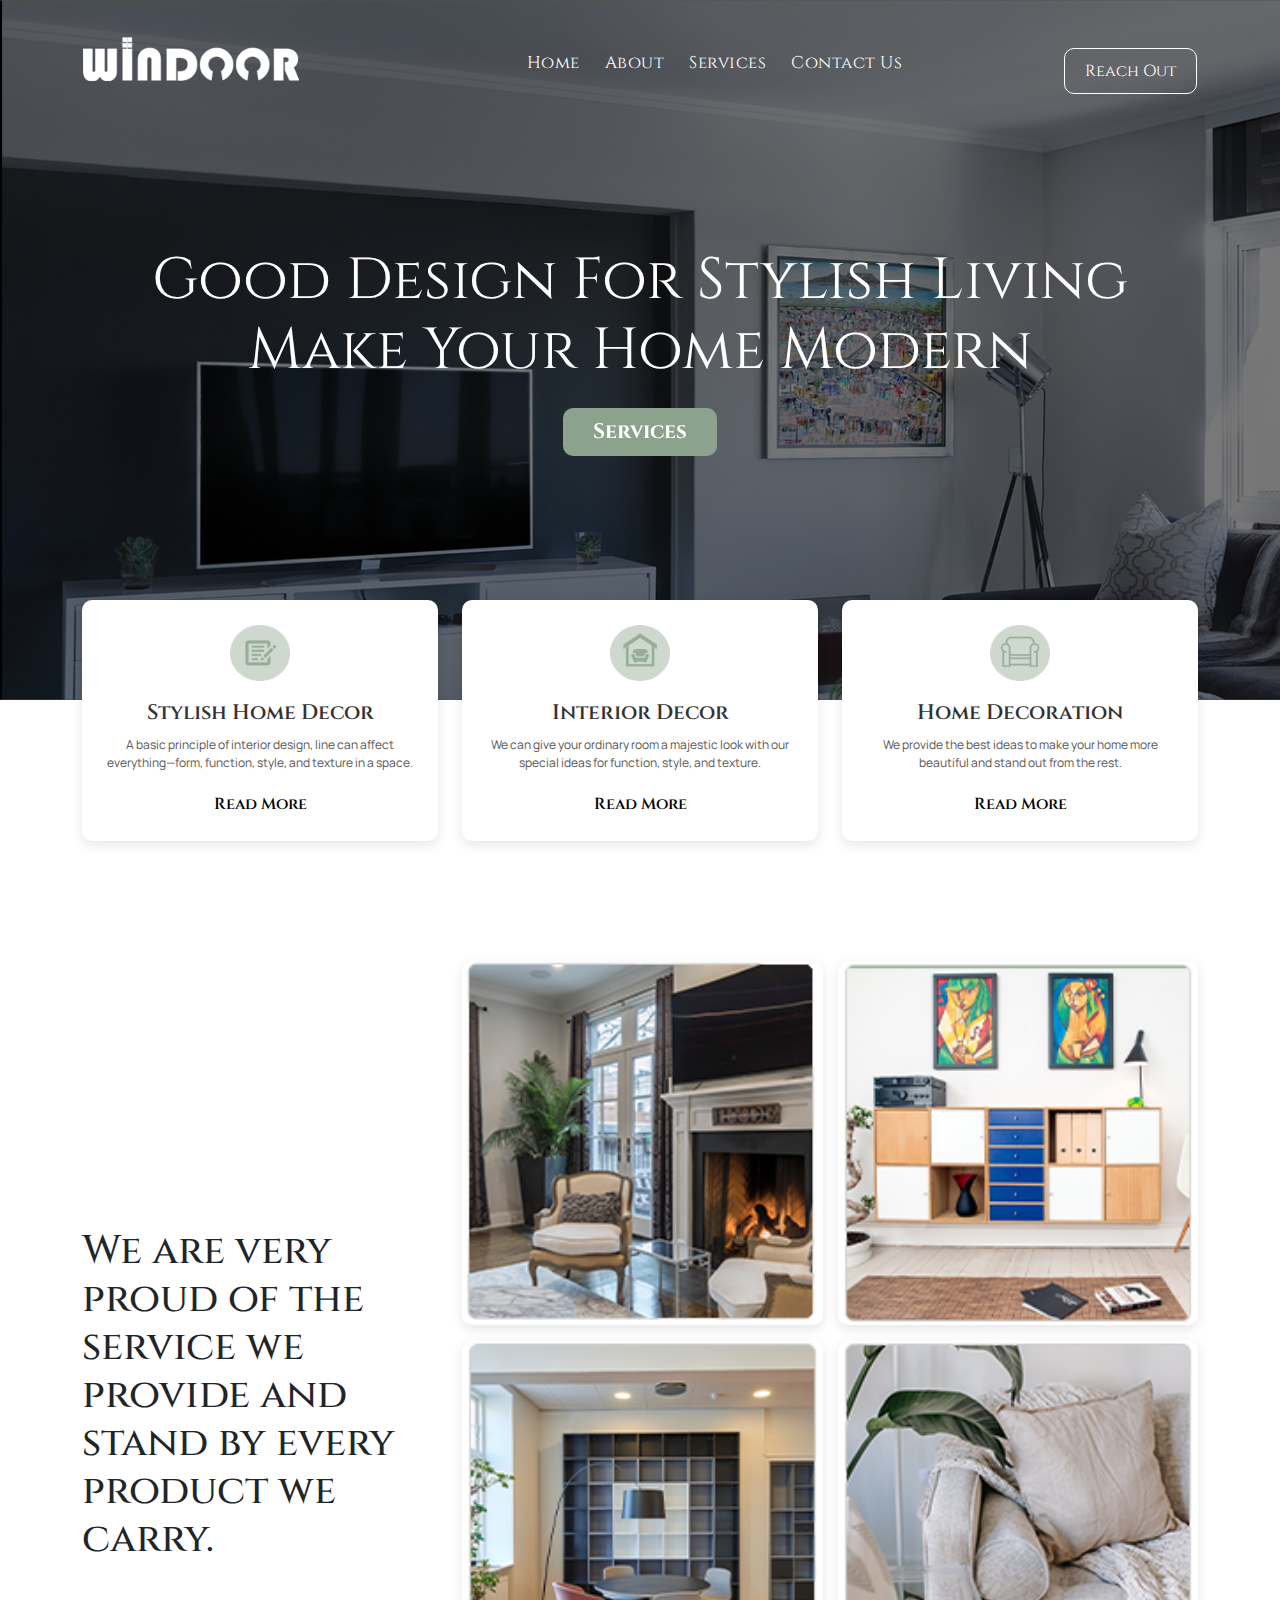
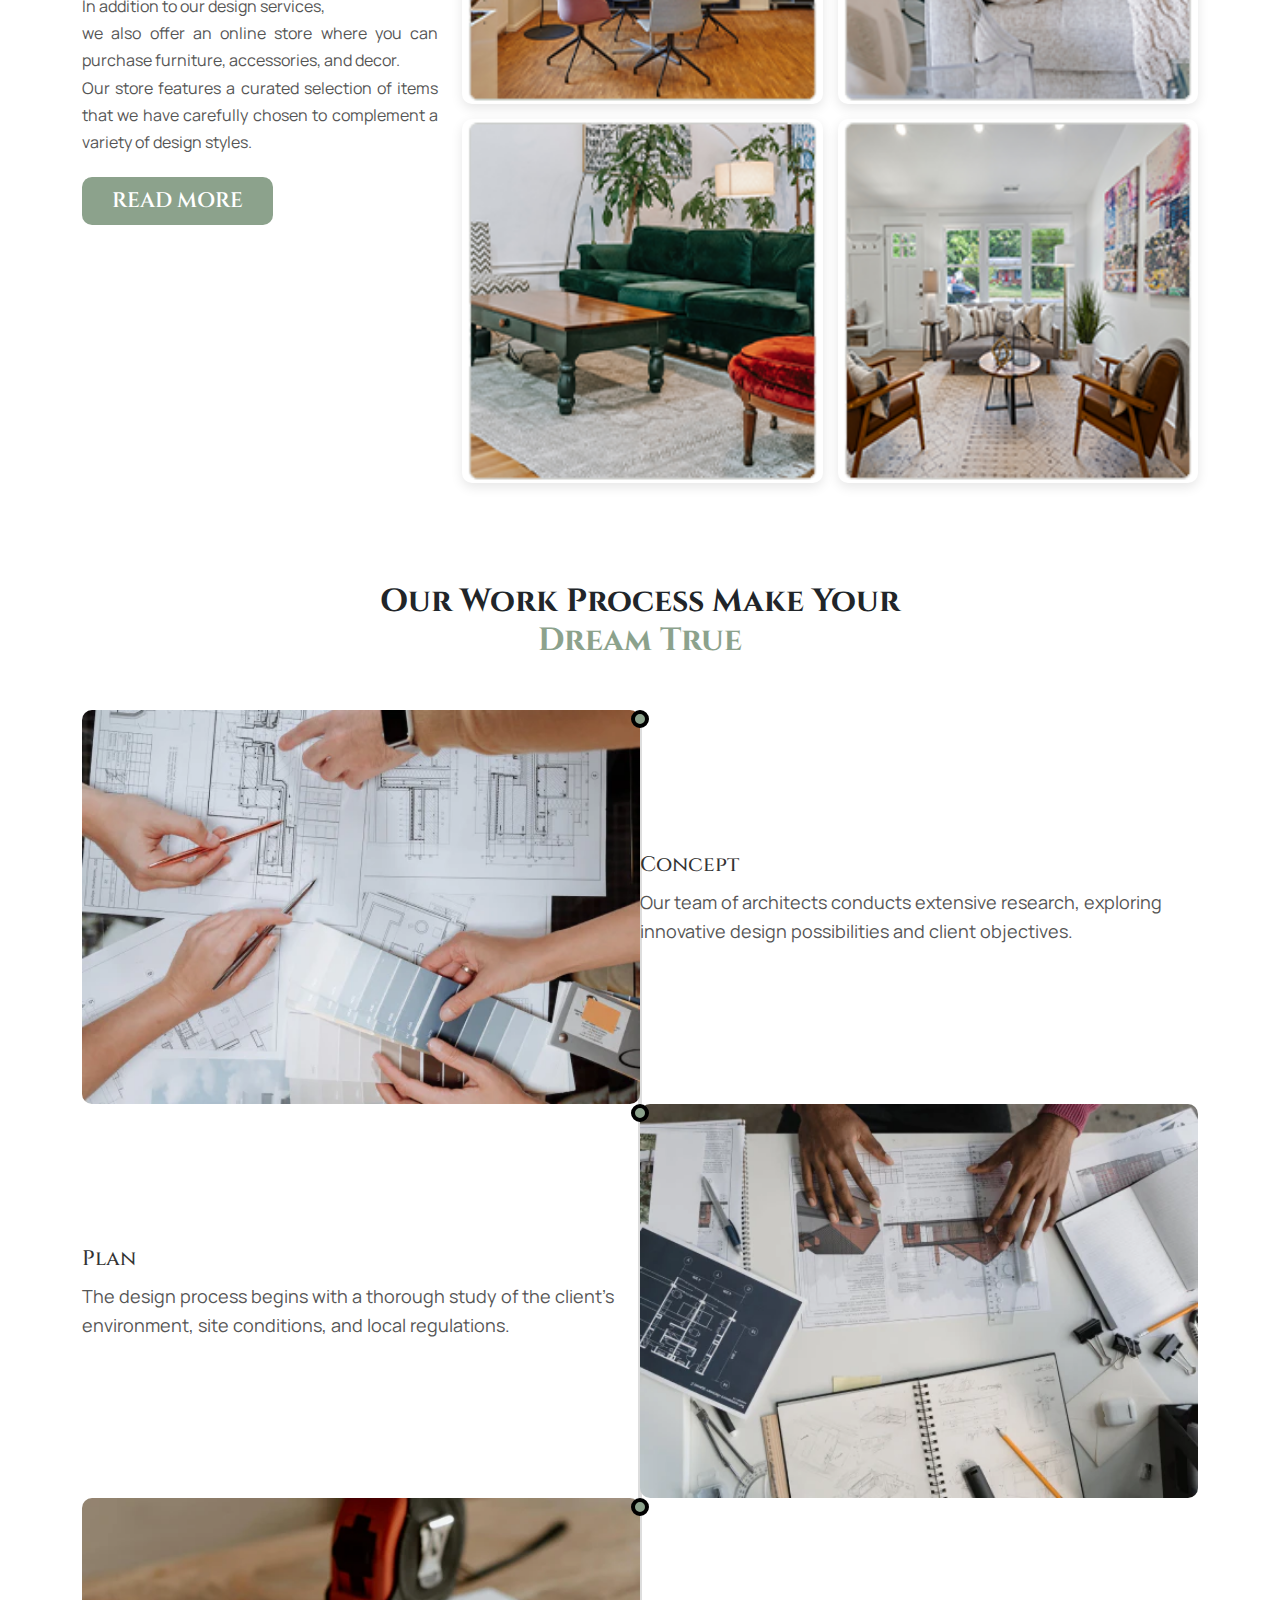
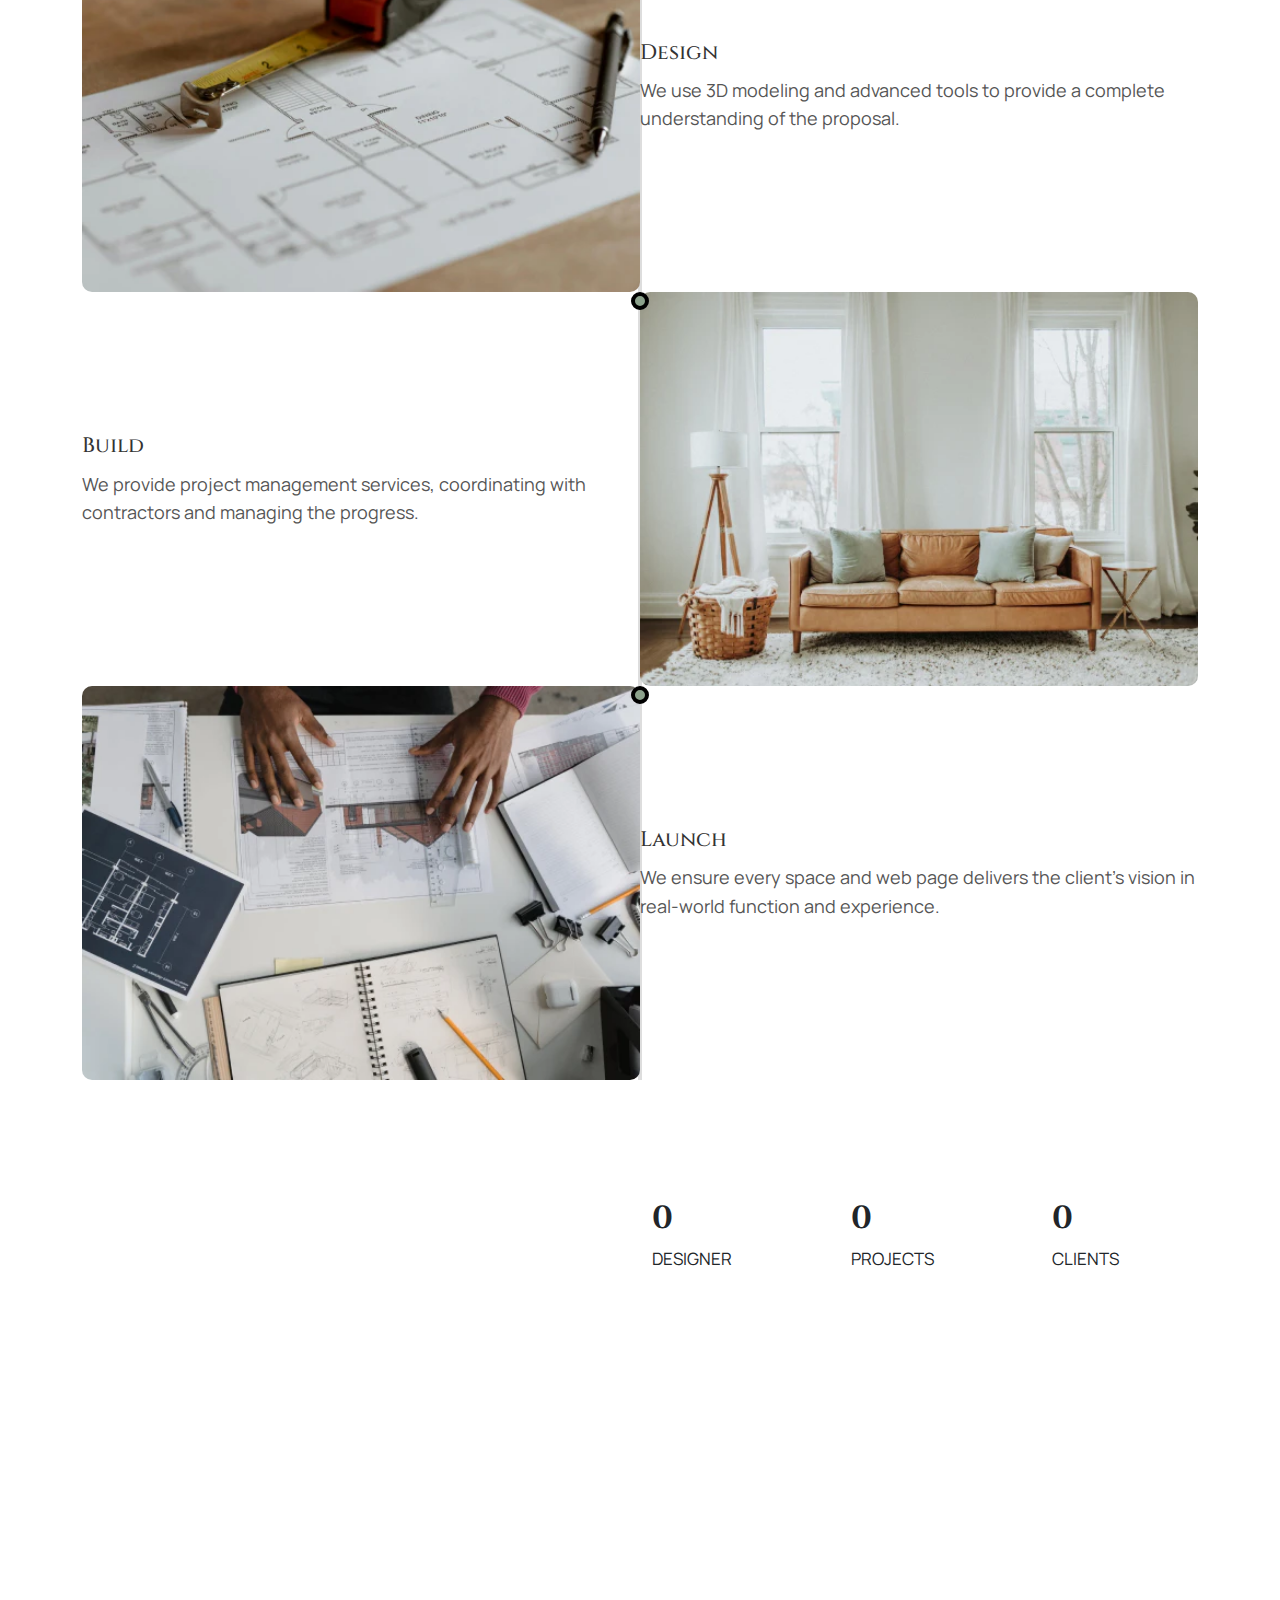
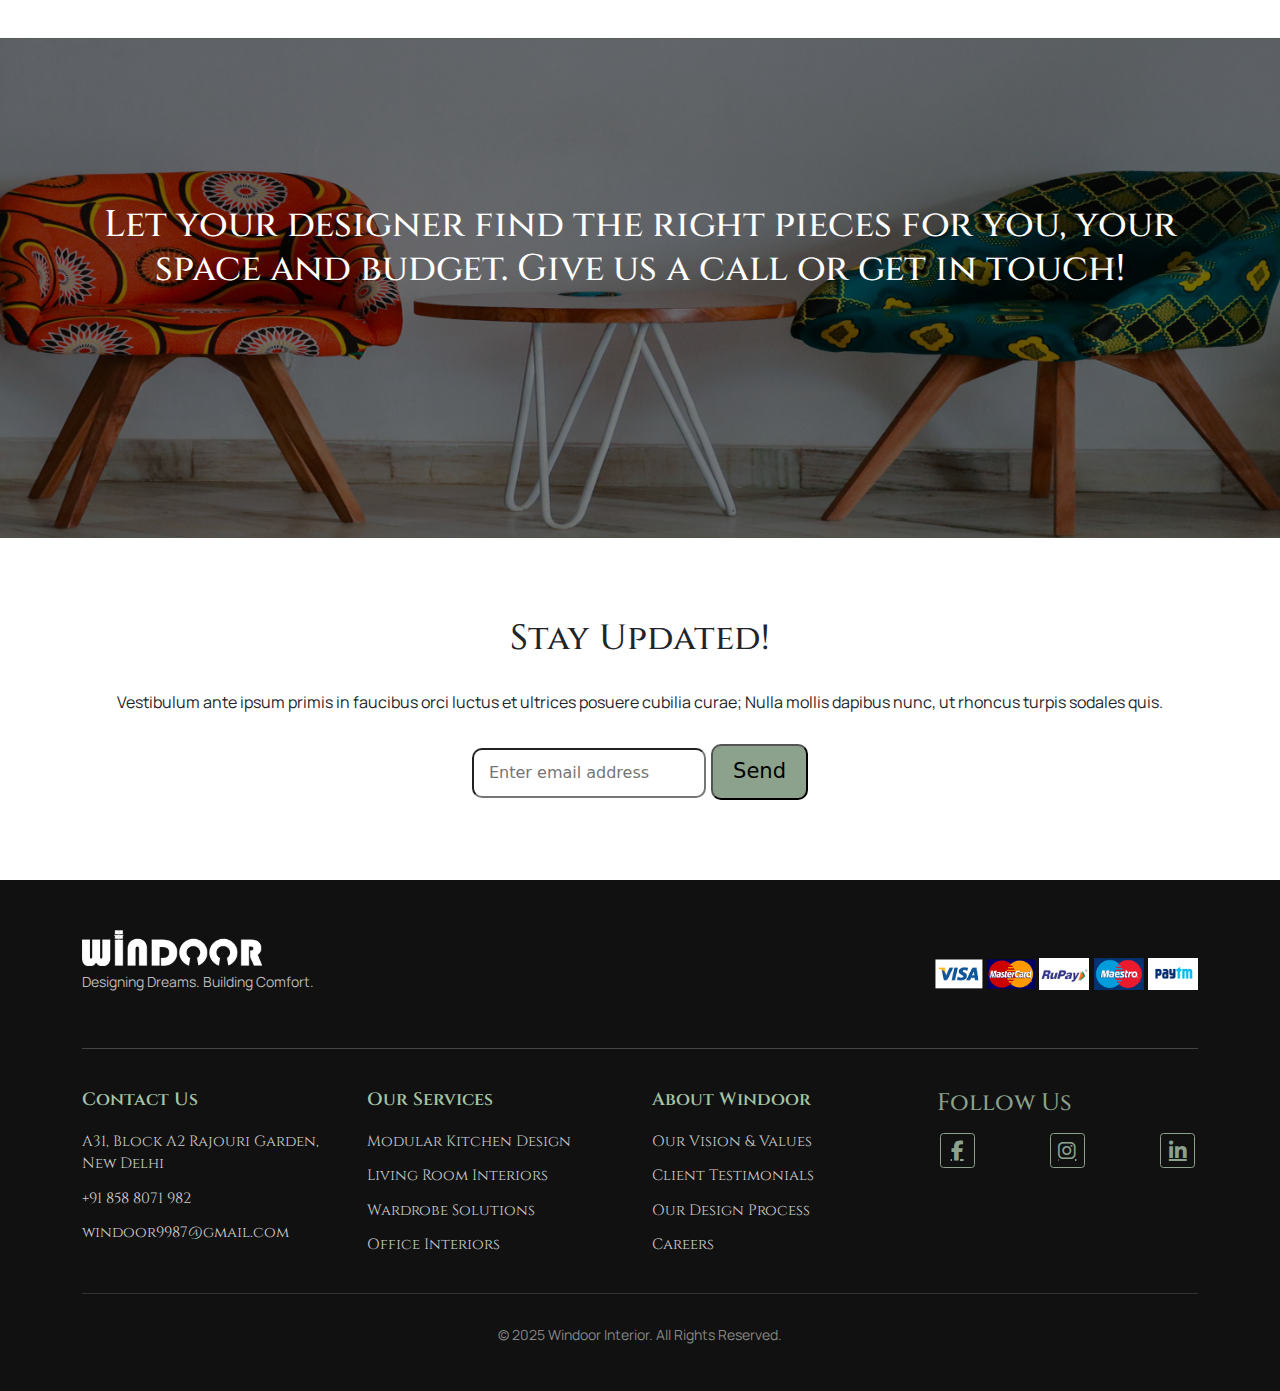
<file: index.html>
<!DOCTYPE html>
<html lang="en">

<head>
    <meta charset="UTF-8">
    <meta name="viewport" content="width=device-width, initial-scale=1.0">
    <title>WINDOOR</title>
    <link rel="stylesheet" href="https://cdnjs.cloudflare.com/ajax/libs/font-awesome/6.6.0/css/all.min.css">
    <link  rel="stylesheet" href="https://cdn.jsdelivr.net/npm/bootstrap@5.3.3/dist/css/bootstrap.min.css">
    <link href="https://unpkg.com/aos@2.3.1/dist/aos.css" rel="stylesheet">
    <link rel="stylesheet" href="windoor.css">
</head>

<body>

  <div id="header"></div>

    <section class="banner">
        <div class="container">
            <div class="row">
                <div class="banner_content " data-aos="zoom-in-down" data-aos-duration="1000">
                    <h1>Good Design for Stylish Living Make Your Home Modern</h1>

                    <div class="banner_btn">
                        <a href="service.html">Services</a>
                    </div>
                </div>
            </div>
        </div>
    </section>

   <section class="card_section">
  <div class="container">
    <div class="row ">
      
      <div class="col-sm-4">
        <div class="card_area">
          <div class="card_img"  data-aos="fade-right" data-aos-duration="1000" data-aos-easing="ease-in-out">
            <img src="img/note.png" alt="Stylish Home decor">
          </div>
          <div class="card_content">
            <h4 class="card_heading">Stylish Home Decor</h4>
            <p class="card_para">
              A basic principle of interior design, line can affect everything—form, function, style, and texture in a space.
            </p>
            <div class="card_btn">
              <a href="#">Read More</a>
            </div>
          </div>
        </div>
      </div>

      <div class="col-sm-4">
        <div class="card_area">
          <div class="card_img"  data-aos="fade-down" data-aos-duration="1000" data-aos-easing="ease-in-out">
            <img src="img/house.png" alt="Interior Decor">
          </div>
          <div class="card_content">
            <h4 class="card_heading">Interior Decor</h4>
            <p class="card_para">
              We can give your ordinary room a majestic look with our special ideas for function, style, and texture.
            </p>
            <div class="card_btn">
              <a href="#">Read More</a>
            </div>
          </div>
        </div>
      </div>

      <div class="col-sm-4">
        <div class="card_area">
          <div class="card_img" data-aos="fade-left" data-aos-duration="1000" data-aos-easing="ease-in-out">
            <img src="img/building.png" alt="Home Decoration">
          </div>
          <div class="card_content">
            <h4 class="card_heading">Home Decoration</h4>
            <p class="card_para">
              We provide the best ideas to make your home more beautiful and stand out from the rest.
            </p>
            <div class="card_btn">
              <a href="#">Read More</a>
            </div>
          </div>
        </div>
      </div>

    </div>
  </div>
</section>

<section class="services">
  <div class="container">
    <div class="row  align-items-center">
      
      <div class="col-sm-4">
          <div class="service_about">
        <div class="services-heading">
          <h1>
            We are very proud of the service we provide and <br> stand by every product we carry.
          </h1>
        </div>

        <div class="services-para">
          <p>
            In addition to our design services, <br> we also offer an online store where you can purchase furniture, accessories, and decor. <br> Our store features a curated selection of items that we have carefully chosen to complement a variety of design styles.
          </p>
        </div>

        <div class="services-btn">
          <a href="#">READ MORE</a>
        </div>
      </div>
        </div>
      <div class="col-sm-8">
        <div class="services-gallery">
          <img src="img/grid1.png">
          <img src="img/grid2.png">
          <img src="img/grid3.png">
          <img src="img/grid4.png">
          <img src="img/grid5.png">
          <img src="img/grid6.png">
        </div>
      </div>

    </div>
  </div>
</section>
<section class="our_service">
  <div class="container">
    <div class="row">
      <h2 class="title">Our Work Process Make Your<br><span>Dream True</span></h2>

      <div class="timeline-wrapper">
        <div class="timeline-line"></div>
        <div class="timeline-line-fill" id="lineFill"></div>

        <div class="timeline">
          
          <div class="Our_Work">
            <span class="step-circle"></span>
            <div class="col-sm-6">
              <img src="img/concept.webp" id="img" alt="Concept">
            </div>
            <div class="col-sm-6 content">
              <h3>Concept</h3>
              <p>Our team of architects conducts extensive research, exploring innovative design possibilities and client objectives.</p>
            </div>
          </div>

          <div class="Our_Work">
            <span class="step-circle"></span>
            <div class="col-sm-6 content">
              <h3>Plan</h3>
              <p>The design process begins with a thorough study of the client's environment, site conditions, and local regulations.</p>
            </div>
            <div class="col-sm-6">
              <img src="img/plan.webp" id="img" alt="Plan">
            </div>
          </div>

          <div class="Our_Work">
            <span class="step-circle"></span>
            <div class="col-sm-6">
              <img src="img/design.webp" id="img" alt="Design">
            </div>
            <div class="col-sm-6 content">
              <h3>Design</h3>
              <p>We use 3D modeling and advanced tools to provide a complete understanding of the proposal.</p>
            </div>
          </div> 

          <div class="Our_Work">
            <span class="step-circle"></span>
            <div class="col-sm-6 content">
              <h3>Build</h3>
              <p>We provide project management services, coordinating with contractors and managing the progress.</p>
            </div>
            <div class="col-sm-6">
              <img src="img/build.webp" id="img" alt="Build">
            </div>
          </div>

          <div class="Our_Work">
            <span class="step-circle"></span>
            <div class="col-sm-6">
              <img src="img/launch.webp" id="img" alt="Launch">
            </div>
            <div class="col-sm-6 content">
              <h3>Launch</h3>
              <p>We ensure every space and web page delivers the client’s vision in real-world function and experience.</p>
            </div>
          </div>

        </div>
      </div>
    </div>
  </div>
</section>
  <section class="project">
    <div class="container">
      <div class="row ">
        <div class="col-sm-6">
          <div class="project_img" data-aos="fade-right" data-aos-duration="1000" data-aos-easing="ease-in-out">
            <img src="img/project_img.png" alt="Project Image">
          </div>
        </div>
        <div class="col-sm-6">
          <div class="project_content">
            <div class="project_heading ">
              <div class="project_no">
                <h5 class="counter" data-target="50">0</h5>
                <p>DESIGNER</p>
              </div>
              <div class="project_no">
                <h5 class="counter" data-target="100">0</h5>
                <p>PROJECTS</p>
              </div>
              <div class="project_no">
                <h5 class="counter" data-target="300">0</h5>
                <p>CLIENTS</p>
              </div>
            </div>
            <div class="project_para" data-aos="fade-left" data-aos-duration="500" data-aos-easing="ease-in-out">
              <p>
                At our Interior Design website, you will find a variety of resources
                to help you achieve the look and feel you desire for your home or office.
                We offer a range of design services.
              </p>
            
            <div class="project_btn">
              <a href="#">READ MORE</a>
            </div>
                </div>
          </div>
      </div>
        </div>
    </div>
  </section>

    <section class="contact">
        <div class="container">
            <div class="row">
                <div class="col-sm-12">
                    <div class="contact_area">
                        <div class="contact_heading">
                            <h2>Let your designer find the right pieces for you, your
                                space and budget. Give us a call or get in touch!</h2>
                        </div>

                        <div class="contact_btn ">
                            <div class="btn_1"data-aos="fade-right" data-aos-duration="1000" data-aos-easing="ease-in-out">
                                <a href="#">READ MORE</a>
                            </div>

                            <div class="btn_2"data-aos="fade-left" data-aos-duration="1000" data-aos-easing="ease-in-out">
                                <a href="contact.html">CONTACT US</a>
                            </div>
                        </div>
                    </div>
                </div>
            </div>
        </div>
    </section>

    <section class="news">
        <div class="container">
            <div class="row">
                <div class="col-sm-12">
                    <div class="news_area">
                        <div class="news_heading">
                            <h2>Stay Updated!</h2>
                        </div>

                        <div class="news_para">
                            <p>Vestibulum ante ipsum primis in faucibus orci luctus et ultrices posuere cubilia
                                curae; Nulla mollis dapibus nunc, ut rhoncus turpis sodales quis.</p>
                        </div>

                        <div class="news_form align-items-center">
                        <form onsubmit="return false">
                        <input type="email" placeholder="Enter email address" required>
                       <button type="submit" class="news_btn">Send</button>
                      </form>
                        </div>
                    </div>
                </div>
            </div>
        </div>
    </section>
 
    <div id="footer"></div>
    
 <script src="https://code.jquery.com/jquery-2.2.4.js"></script>
      <script src="https://cdn.jsdelivr.net/npm/bootstrap@5.3.3/dist/js/bootstrap.bundle.min.js"></script>
    <script src="https://unpkg.com/aos@2.3.1/dist/aos.js"></script>
    <script>
  AOS.init();
</script>
    <script>
                    $(window).scroll(function(){
                   
                var scroll_start = $(window).scrollTop();
                
                if(scroll_start > 200){
                    $('header').addClass('fixed');
                }else{
                    $('header').removeClass('fixed')
                }  
            });
    </script>
 <script>
$(document).ready(function(){
    $(".menu-toggle").click(function(){
        $("#nav").slideToggle();
    });
});
</script>
    
    <script>
  window.addEventListener("scroll", function () {
    const fillLine = document.getElementById("lineFill");
    const wrapper = document.querySelector(".timeline-wrapper");

    const wrapperTop = wrapper.offsetTop;
    const wrapperHeight = wrapper.offsetHeight;
    const scrollY = window.scrollY + window.innerHeight;

    if (scrollY > wrapperTop) {
      let filledHeight = scrollY - wrapperTop;
      if (filledHeight > wrapperHeight) {
        filledHeight = wrapperHeight;
      }
      fillLine.style.height = filledHeight + "px";
    }
  });
        
</script>
     <script>
window.onscroll = () => document.querySelectorAll('.counter').forEach(item=>{
  if(window.scrollY + innerHeight > item.offsetTop && !item.started){
    item.started = 1; let x=0, t=+item.dataset.target;
    let timer = setInterval(()=>{item.innerText=++x; if(x>=t) clearInterval(timer)},5);
  }
});
         
    /*
window.onscroll = () => {
  document.querySelectorAll('.counter').forEach(c => {
    if (c.getBoundingClientRect().top < window.innerHeight && !c.started) {
      c.started = true;
      let x = 0, target = +c.dataset.target;
      let timer = setInterval(() => {
        c.innerText = ++x;
        if (x >= target) clearInterval(timer);
      }, 5);
    }
  });
};
*/
  </script>
    
    <script src="new.js"></script>
</body>

</html>
</file>
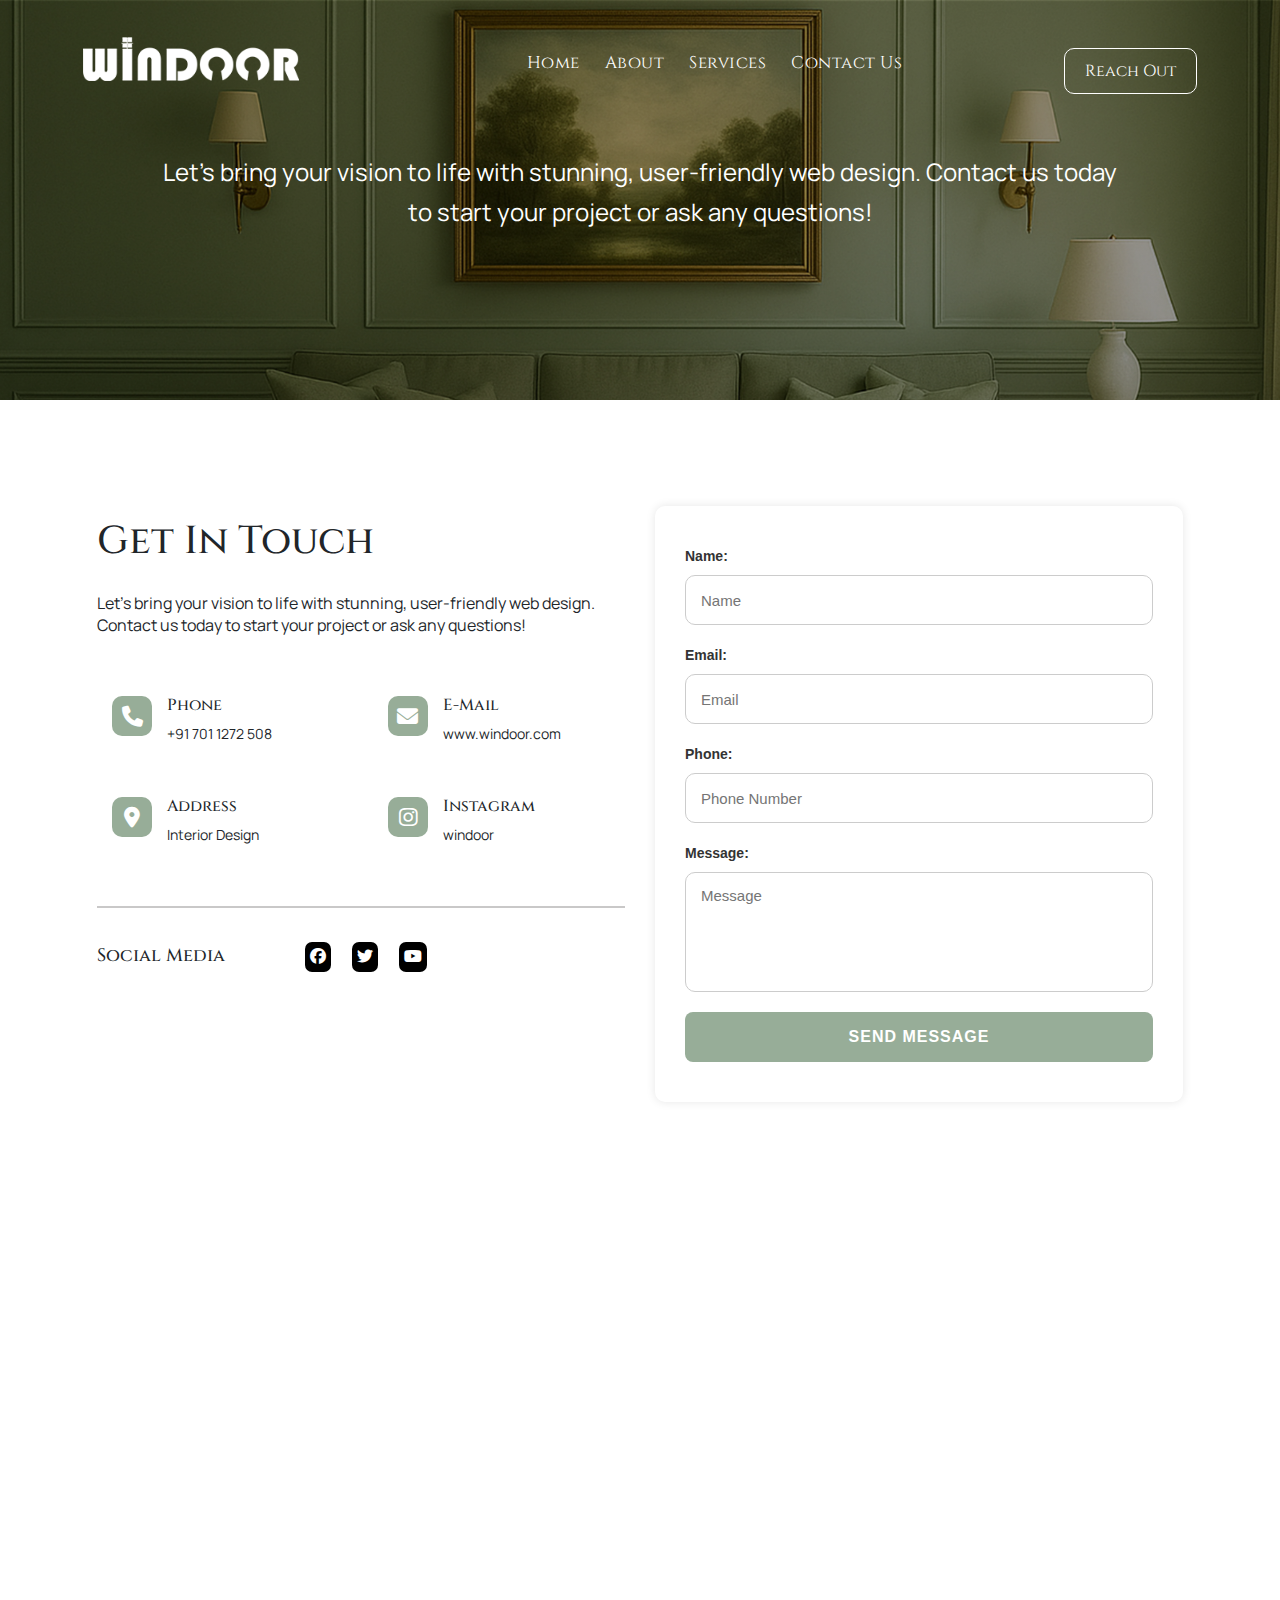
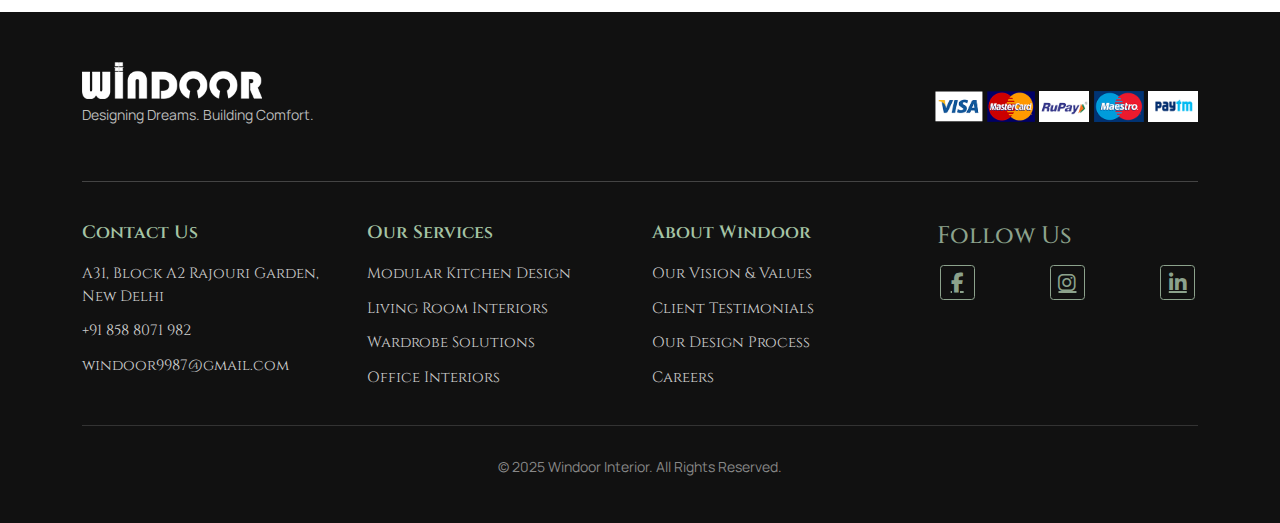
<file: contact.html>
<html lang="en">
<head>
    <title>windoor_contact</title>
    <link rel="stylesheet" href="style.css">
    <link rel="stylesheet" href="windoor.css">
    <link rel="stylesheet" href="https://cdnjs.cloudflare.com/ajax/libs/font-awesome/6.7.2/css/all.min.css">
    <link href="https://cdn.jsdelivr.net/npm/bootstrap@5.3.3/dist/css/bootstrap.min.css" rel="stylesheet">
    <meta name="viewport" content="width=device-width, initial-scale=1.0" />
</head>
<body>
    <div id="header"></div>
    <section class="contact_details d-flex">
       <div class="container">
          <div class="row">
            <div class="cont-cont">
                <p>Let’s bring your vision to life with stunning, user-friendly web design. Contact us today<br>
                    to start your project or ask any questions!</p>
              </div>
           </div>
        </div>
    </section>
    <section class="2-col">
       <div class="container">
          <div class="row">
             <div class="form_about d-flex">
                 <div class="col-sm-6">
                     <div class="cotent">
                     <h1>Get In Touch</h1>
                    <p>Let’s bring your vision to life with stunning, user-friendly web design.<br>
Contact us today to start your project or ask any questions!</p>
                     <div class="cotent-icon">
                         <div class="call d-flex">
                          <div class="call-icon">
                             <a href="#"><i class="fa-solid fa-phone"></i></a>
                             </div>
                             <div class="call-content">
                             <h3>Phone</h3>
                            <p>+91 701 1272 508</p>
                             </div>
                         </div>
                         <div class="call d-flex">
                          <div class="call-icon">
                             <a href="#"><i class="fa-solid fa-envelope"></i></a>
                             </div>
                             <div class="call-content">
                             <h3>E-Mail</h3>
                            <p>www.windoor.com</p>
                             </div>
                         </div>
                         <div class="call d-flex">
                          <div class="call-icon">
                             <a href="#"><i class="fa-solid fa-location-dot"></i></a>
                             </div>
                             <div class="call-content">
                             <h3>Address</h3>
                            <p>Interior Design</p>
                             </div>
                         </div>
                         <div class="call d-flex">
                          <div class="call-icon">
                             <a href="#"><i class="fa-brands fa-instagram"></i></a>
                             </div>
                             <div class="call-content">
                             <h3>Instagram</h3>
                            <p>windoor</p>
                             </div>
                         </div>
                         </div>
                         <div class="greyline"></div>
                         <div class="media-3 d-flex">
                            <h4>Social Media</h4>
                             <div class="media-icons">
                             <a href="#"><i class="fa-brands fa-facebook"></i></a>
                             <a href="#"><i class="fa-brands fa-twitter"></i></a>
                             <a href="#"><i class="fa-brands fa-youtube"></i></a>
                                 </div>
                         </div>
                     </div>
                 </div>
                 <div class="col-sm-6">
  <p id="err" style="color:red;"></p>
  <div class="form_area">
    <form onsubmit="return vali()">
      <div class="form_fill">
        <label for="name">Name:</label>
        <input type="text" id="name" name="name" placeholder="Name">
      </div>

      <div class="form_fill">
        <label for="email">Email:</label>
        <input type="email" id="email" name="email" placeholder="Email">
      </div> 

      <div class="form_fill">
        <label for="phone">Phone:</label>
        <input type="tel" id="phone" name="phone" placeholder="Phone Number">
      </div>

      <div class="form_fill">
        <label for="message">Message:</label>
        <textarea id="message" name="message" placeholder="Message" rows="5"></textarea>
      </div>

      <div class="form_btn">
        <input type="submit" value="SEND MESSAGE">
      </div>
    </form>
  </div>
</div>

              </div>
           
           </div>
        
        </div>
    </section>
    <div class="iframe">
  <iframe
  src="https://www.google.com/maps/embed?pb=!1m14!1m12!1m3!1d14233.123456789012!2d77.2046!3d28.6809!2m3!1f0!2f0!3f0!3m2!1i1024!2i768!4f13.1!5e0!3m2!1sen!2sin!4v0000000000000"
  width="100%" height="350" style="border:0;" allowfullscreen="" loading="lazy" referrerpolicy="no-referrer-when-downgrade">
</iframe>
        </div>
   <div id="footer"></div>
     <script src="https://code.jquery.com/jquery-2.2.4.js"></script>
    <script>
          function vali() {
    var name = document.getElementById('name').value;
    var email = document.getElementById('email').value;
    var phone = document.getElementById('phone').value;
    var message = document.getElementById('message').value;
    var err = document.getElementById('err');

    if (name === "") {
        err.innerHTML = "Please enter your name.";
        return false;
    } else if (email === "") {
        err.innerHTML = "Please enter your email.";
        return false;
    } else if (phone === "") {
        err.innerHTML = "Please enter your phone number.";
        return false;
    } else if (message === "") {
        err.innerHTML = "Please enter your message.";
        return false;
    } else {
        err.innerHTML = "Submitted successfully!";
        err.style.color = "green";
        return true;
    }
}
    </script>
     <script src="new.js"></script>
    <script src="https://cdn.jsdelivr.net/npm/bootstrap@5.3.3/dist/js/bootstrap.bundle.min.js"></script>
</body>
</html>
</file>
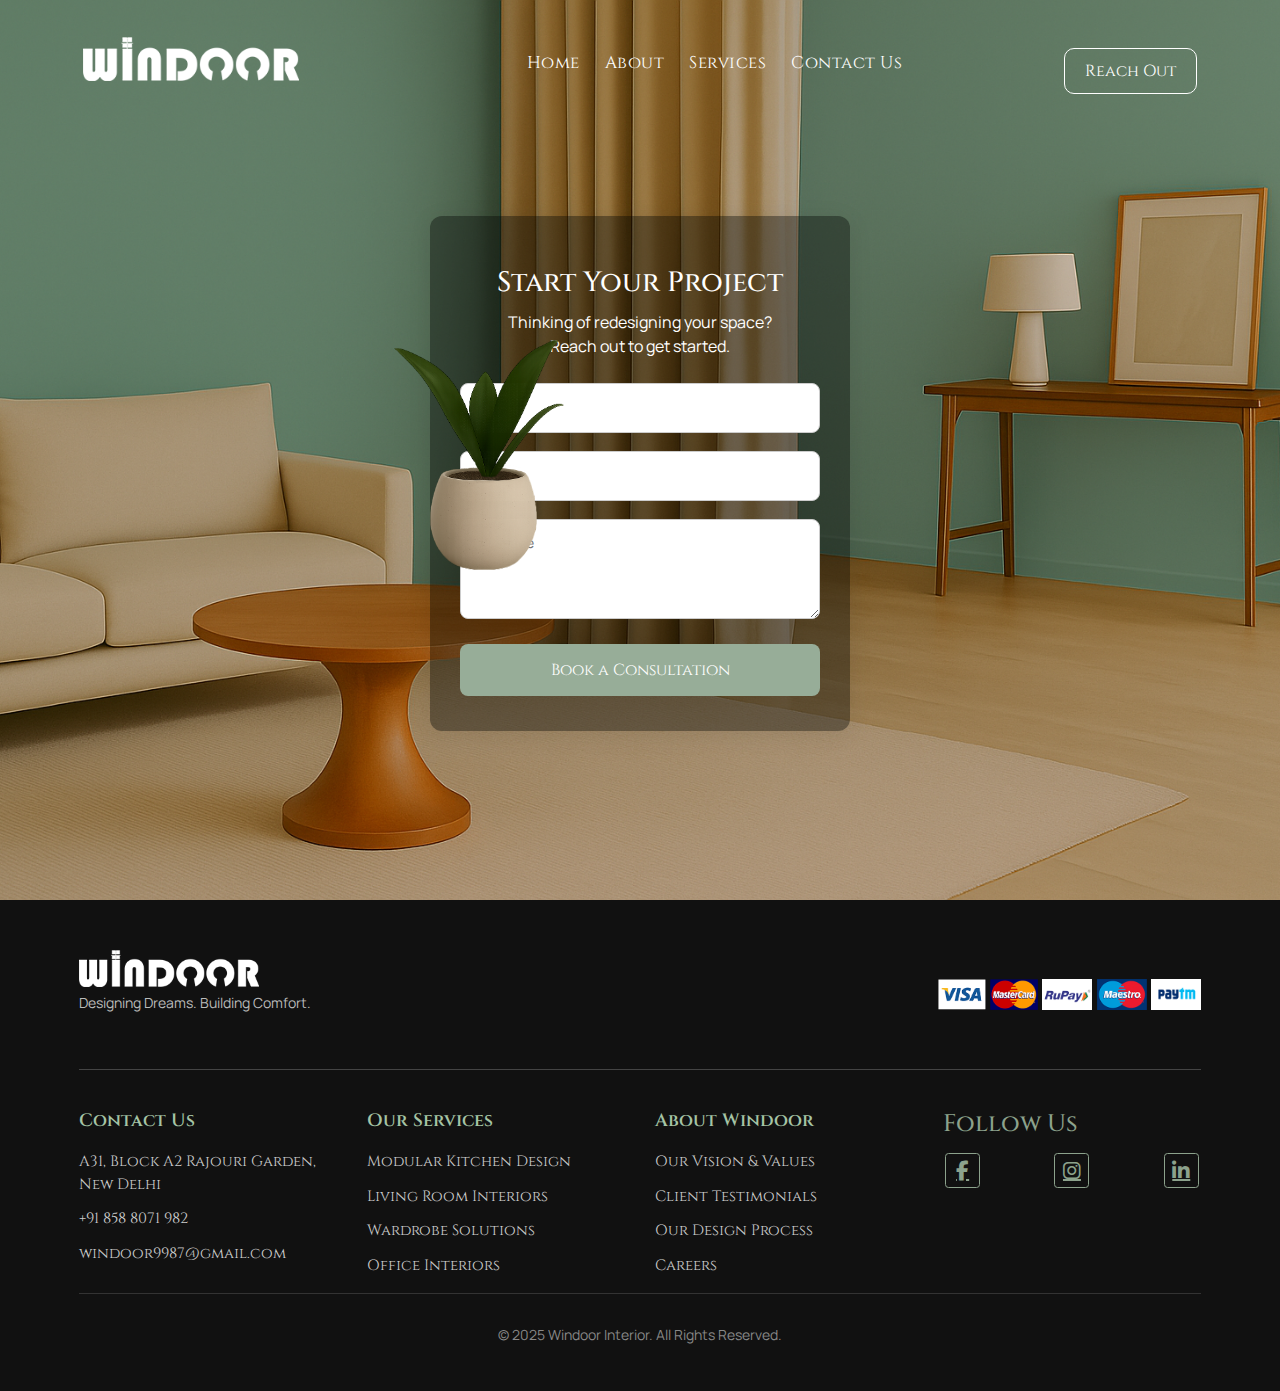
<file: reach_out.html>
<!DOCTYPE html>
<html lang="en">
<head>
  <title>windoor_contact</title>
      <link rel="stylesheet" href="windoor.css">
    <link rel="stylesheet" href="https://cdnjs.cloudflare.com/ajax/libs/font-awesome/6.7.2/css/all.min.css">
    <meta name="viewport" content="width=device-width, initial-scale=1.0" />
    <link href="https://cdn.jsdelivr.net/npm/bootstrap@5.3.3/dist/css/bootstrap.min.css" rel="stylesheet">
  <style>
   @import url('https://fonts.googleapis.com/css2?family=Cinzel:wght@400..900&family=Manrope:wght@200..800&display=swap');
:root{
    --manrope:"Manrope", sans-serif;
    --cinzel:"Cinzel", serif;
}

h1,h2,h3,h4,h5,h6, a{
    font-family:var(--cinzel);
}
p{
    font-family: var(--manrope);
  }

*{
    margin: 0px auto;
    padding: 0px;
    box-sizing: border-box;
}
      
.container-fluid{
    width: 100%;
}

.container{
    width: 1200px;
}

.row{
    margin: 0px -15px;
}

.d-flex{
    display: flex;
}

.align-item-center{
    align-items: center;
}

.justify-content{
    justify-content: space-between;
}

.col-sm-1 {
    width: 8.333%;
}

.col-sm-2 {
    width: 16.666%;
}

.col-sm-3 {
    width: 25%;
}

.col-sm-4 {
    width: 33.332%;
}

.col-sm-5 {
    width: 41.665%;
}

.col-sm-6 {
    width: 50%;
}

.col-sm-7 {
    width: 58.331%;
}

.col-sm-8 {
    width: 66.664%;
}

.col-sm-9 {
    width: 74.997%;
}

.col-sm-10 {
    width: 83.33%;
}

.col-sm-11 {
    width: 91.663%;
}

.col-sm-12 {
    width: 100%;
}

.col-sm-1, .col-sm-2, .col-sm-3, .col-sm-4, .col-sm-5, .col-sm-6, .col-sm-7, .col-sm-8, .col-sm-9, .col-sm-10, .col-sm-11, .col-sm-12 {
     padding: 0px 15px;
}

.m0{
    margin: 0px;
}

     body {
      margin: 0;
      padding: 0;
      background: url('img/form_bg.png') no-repeat center center;
      background-size: cover;
      height: 100vh;
      position: relative;
    }

    .port {
  position: absolute;
    left: 430px;
    top: 467px;
}

.plant {
position: absolute;
    left: 197px;
    top: 170px;
    width: 170px;
   animation: sway 5s ease-in-out infinite;
   transform-origin: bottom center;
    
}

@keyframes sway {
  0%  { transform: rotate(0deg); }
  25% { transform: rotate(3deg); }
  50%  { transform: rotate(0deg); }
  75%  { transform: rotate(-3deg); }
  100% { transform: rotate(0deg); }
}
    .contact-section {
      display: flex;
      justify-content: center;
      align-items: center;
      min-height: 100vh;
        padding-top: 47px;
    }

    .form-container {
      max-width: 420px;
      width: 100%;
      background: rgb(2 6 2 / 39%);
      padding: 35px 30px;
      border-radius: 12px;
      box-shadow: 0 4px 24px rgba(0, 0, 0, 0.08);
      text-align: center;
    }

    .form-container h2 {
      font-size: 28px;
      margin-bottom: 10px;
      color: #ffffff;
    }

    .form-container p {
      font-size: 16px;
      color: #ffffff;
      margin-bottom: 25px;
    }

    .form-container input,
    .form-container textarea {
      width: 100%;
      padding: 12px 15px;
      margin-bottom: 18px;
      border: 1px solid #ccc;
      border-radius: 8px;
      font-size: 14px;
      font-family: var(--manrope);
    }

    .form-container textarea {
      resize: vertical;
      min-height: 100px;
    }

    .form-container button {
      width: 100%;
      padding: 14px;
      background-color: #97ad98;
      color: white;
      border: none;
      border-radius: 8px;
      font-size: 16px;
      font-family: var(--cinzel);
      cursor: pointer;
      transition: background 0.3s ease;
    }

    .form-container button:hover {
      background-color: #596c5a;
    }

    #err {
      color: red;
      margin-bottom: 15px;
      font-weight: bold;
        font-size: 21px;
    }

  </style>
</head>
<body>
    <div id="header"></div>
    <div class="port">
  <img src="img/port.png" alt="Pot" style="width: 107px;">
    </div>
 <div class="plant">
      <img src="img/plant.png" class="plant" alt="Animated Plant">
</div>
  <section class="contact-section">
    <div class="form-container">
      <p id="err"></p>
      <h2>Start Your Project</h2>
      <p>Thinking of redesigning your space?<br>Reach out to get started.</p>
      <form onsubmit="return vali()">
        <input type="text" id="name" placeholder="Name">
        <input type="email" id="email" placeholder="Email">
        <textarea id="message" placeholder="Message"></textarea>
        <button type="submit">Book a Consultation</button>
      </form>
    </div>
  </section>
    <div id="footer"></div>
     <script src="https://code.jquery.com/jquery-2.2.4.js"></script>
    <script src="https://cdn.jsdelivr.net/npm/bootstrap@5.3.3/dist/js/bootstrap.bundle.min.js"></script>
  <script>
    function vali() {
      var name = document.getElementById("name").value;
      var email = document.getElementById("email").value;
      var message = document.getElementById("message").value;
      var err = document.getElementById("err");

      if (name === "") {
        err.innerHTML = "Please enter your name.";
        return false;
      } else if (email === "") {
        err.innerHTML = "Please enter your email.";
        return false;
      } else if (message === "") {
        err.innerHTML = "Please enter your message.";
        return false;
      } else {
        err.innerHTML = "Submitted successfully!";
        err.style.color = "green";
        return false;
      }
    }
  </script>
<script src="new.js"></script>
</body>
</html>
</file>
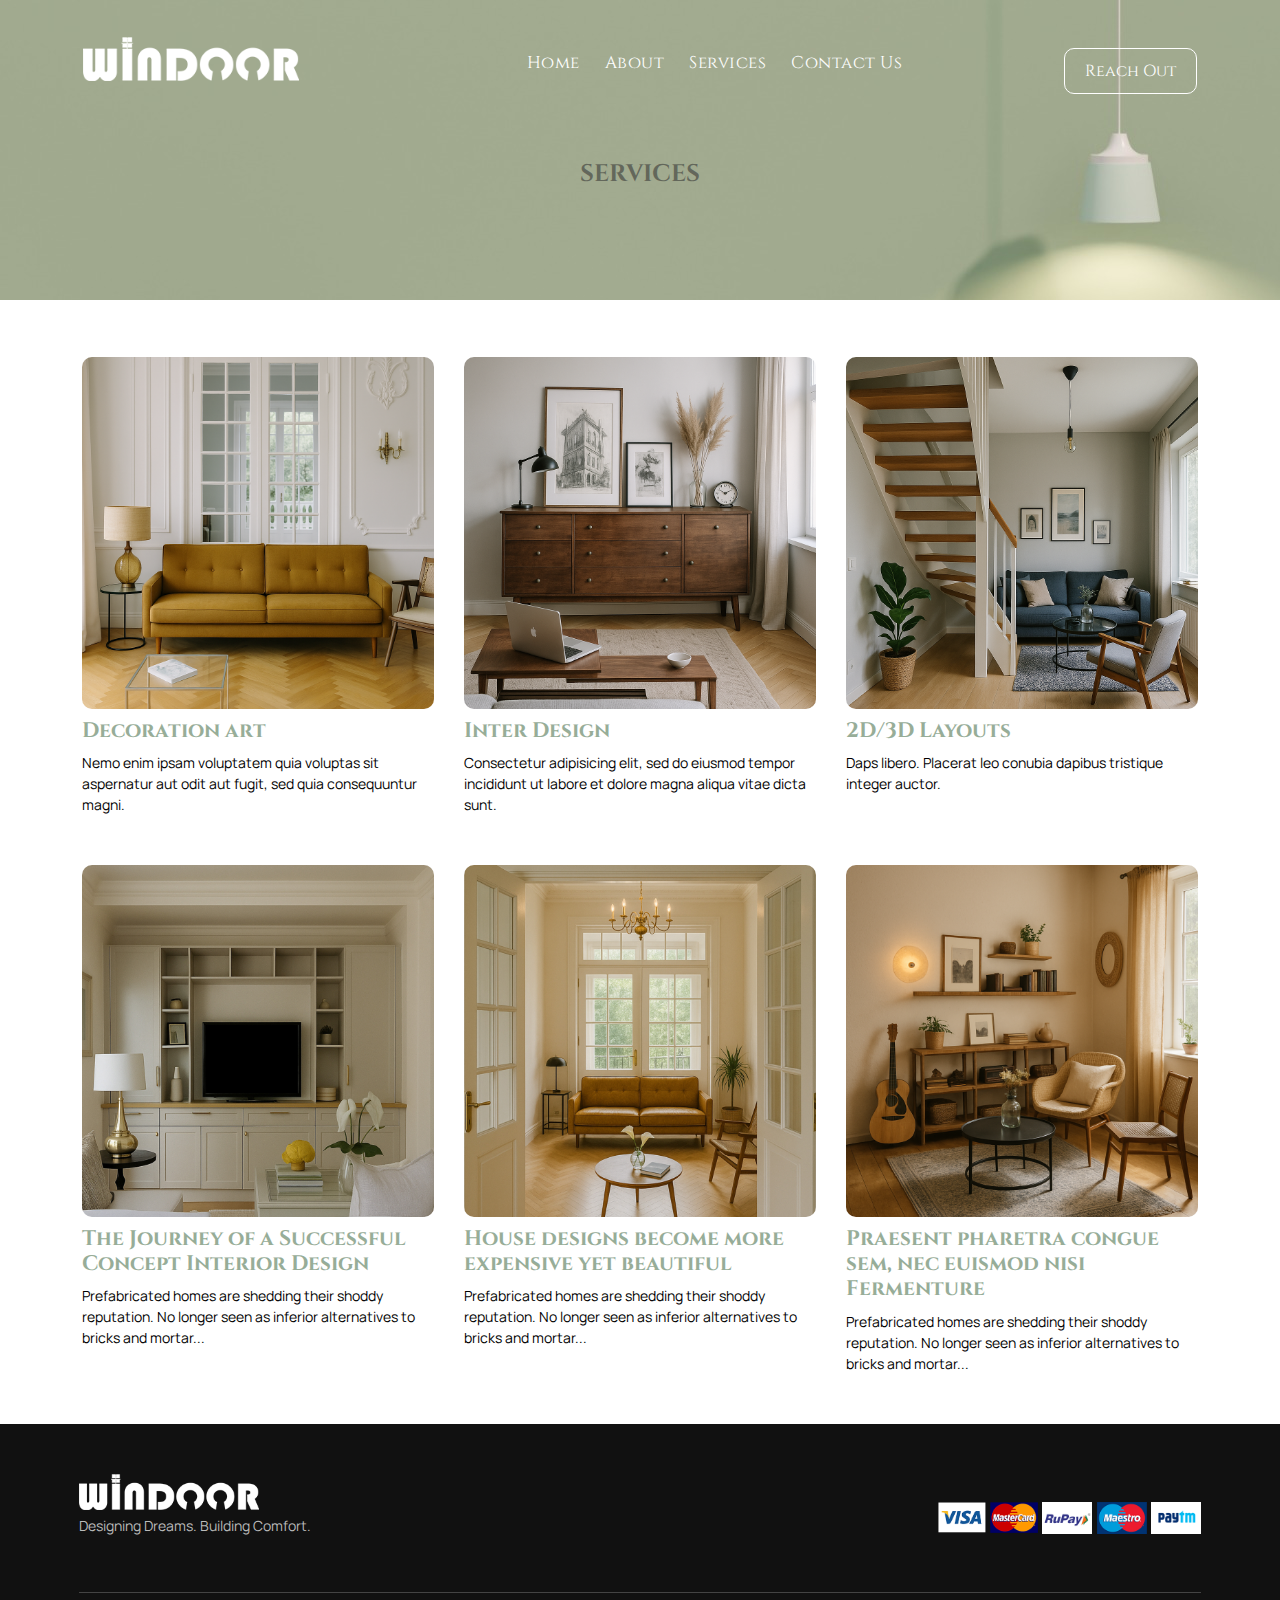
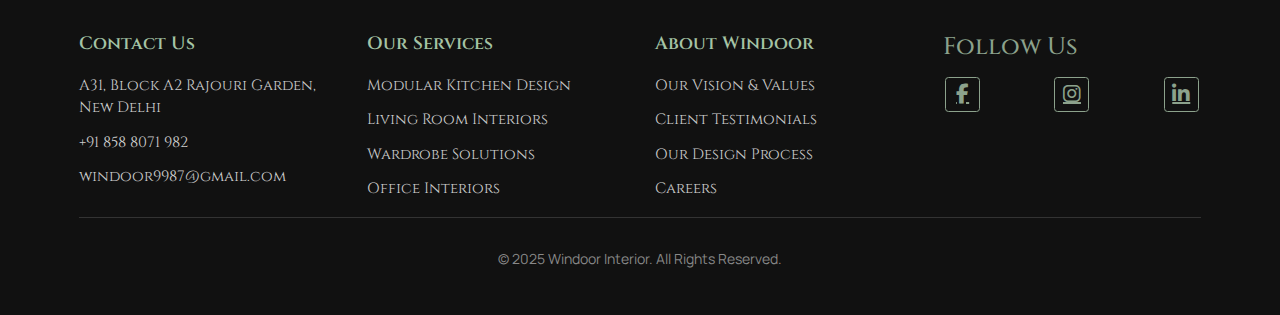
<file: service.html>
<!DOCTYPE html>
<html lang="en">
<head>
    <title>Services</title>
    <link rel="stylesheet" href="windoor.css">
    <link rel="stylesheet" href="https://cdnjs.cloudflare.com/ajax/libs/font-awesome/6.7.2/css/all.min.css">
     <link href="https://cdn.jsdelivr.net/npm/bootstrap@5.3.3/dist/css/bootstrap.min.css" rel="stylesheet">
    <meta name="viewport" content="width=device-width, initial-scale=1.0" />

<style>
    @import url('https://fonts.googleapis.com/css2?family=Cinzel:wght@400..900&family=Manrope:wght@200..800&display=swap');
:root{
    --manrope:"Manrope", sans-serif;
    --cinzel:"Cinzel", serif;
}
*{
    margin: 0px auto;
    padding: 0px;
    box-sizing: border-box;
}

h1,h2,h3,h4,h5,h6, a{
    font-family:var(--cinzel);
}
p{
    font-family: var(--manrope);
    
}
.container{
    width: 1200px;
}
.container-fluid{
    width: 100%;
}
.row{
    margin: 0px -15px;
}
.col-sm-1 {width:8.333%}
.col-sm-2 {width:16.666%}
.col-sm-3 {width:25%}
.col-sm-4 {width:33.332%}
.col-sm-5 {width:41.665%}
.col-sm-6 {width:50%}
.col-sm-7 {width:58.331%}
.col-sm-8 {width:66.664%}
.col-sm-9 {width:74.997%}
.col-sm-10 {width:83.33%}
.col-sm-11 {width:91.663%}
.col-sm-12 {width:100%}

.col-sm-1, .col-sm-2 ,.col-sm-3 ,.col-sm-4 ,.col-sm-5 ,.col-sm-6 ,.col-sm-7 ,.col-sm-8 ,.col-sm-9 ,.col-sm-10 ,.col-sm-11 , .col-sm-12 {
     padding: 0px 15px;
}
.d-flex{
    display: flex;
}
    .post img {
            width: 100%;
            height: auto;
            object-fit: cover;
           transition:0.3s ease;
            border-radius: 10px;
        }
    .post img:hover{
        cursor: pointer;
       transform: scale(1.02);
        border: 2px solid black;
    }
       .service_details {
    background-image:url(img/service_bg.jpg);
    width: 100%;
    height: 300px;
    background-attachment: fixed;
    background-position: center;
    background-size: cover;
    background-repeat: no-repeat;
    align-items: center;
}
.service_details h1 {
  color: rgba(51, 51, 51, 0.56);
    text-align: center;
    align-items: center;
    padding: 160px 0px;
  font-size: 24px;
  text-transform: uppercase;
  font-weight: bold;
 
}
    
        .post h5 {
            font-size: 21px;
            font-weight: bold;
            margin-top: 10px;
            color: #97ad98;
        }
    .post p{
        font-size: 14px;
        color: #000000;
        margin-bottom: 50px;
    }
    </style>
</head>
<body>
<div id="header"></div>
    <section class="service_details">
       <h1>Services</h1>
    <section class="Service_area">
        
 <div class="container">
    <div class="row">
        <div class="col-sm-4 post">
            <img src="img/Decoration%20art.png" alt="Decoration art">
            <h5>Decoration art</h5>
            <p>Nemo enim ipsam voluptatem quia voluptas sit aspernatur aut odit aut fugit, sed quia consequuntur magni.</p>
        </div>

     
        <div class="col-sm-4 post">
            <img src="img/Inter%20Design.png" alt="Inter Design">
            <h5>Inter Design</h5>
            
            <p>Consectetur adipisicing elit, sed do eiusmod tempor incididunt ut labore et dolore magna aliqua vitae dicta sunt.</p>
        </div>

       
        <div class="col-sm-4 post">
            <img src="img/Layouts.png" alt="2D/3D Layouts">
            <h5>2D/3D Layouts</h5>
            
            <p>Daps libero. Placerat leo conubia dapibus tristique integer auctor.</p>
        </div>

     
        <div class="col-sm-4 post">
            <img src="img/Design.jpg" alt="Interior Design">
            <h5>The Journey of a Successful Concept Interior Design</h5>
            
            <p>Prefabricated homes are shedding their shoddy reputation. No longer seen as inferior alternatives to bricks and mortar...</p>
        </div>

        <div class="col-sm-4 post">
            <img src="img/Inter%20Design.jpg" alt="House designs">
            <h5>House designs become more expensive yet beautiful</h5>
            
            <p>Prefabricated homes are shedding their shoddy reputation. No longer seen as inferior alternatives to bricks and mortar...</p>
        </div>

       
        <div class="col-sm-4 post">
            <img src="img/six.png" alt="six">
            <h5>Praesent pharetra congue sem, nec euismod nisi Fermenture</h5>
            <p>Prefabricated homes are shedding their shoddy reputation. No longer seen as inferior alternatives to bricks and mortar...</p>
        </div>
    </div>
</div>
</section>
 <div id="footer"></div>
    <script src="https://code.jquery.com/jquery-2.2.4.js"></script>
    <script src="https://cdn.jsdelivr.net/npm/bootstrap@5.3.3/dist/js/bootstrap.bundle.min.js"></script>
    <script src="new.js"></script>
</body>
</html>
</file>
<file: windoor.css>
@import url('https://fonts.googleapis.com/css2?family=Cinzel:wght@400..900&family=Manrope:wght@200..800&display=swap');
:root{
    --manrope:"Manrope", sans-serif;
    --cinzel:"Cinzel", serif;
}

h1,h2,h3,h4,h5,h6, a{
    font-family:var(--cinzel);
}
p{
    font-family: var(--manrope);
  }

*{
    margin: 0px auto;
    padding: 0px;
    box-sizing: border-box;
}



.fixed{
    position: fixed;
    width: 100%;
    background-color: #000;
    z-index: 9999;
}
header{
    padding: 15px 0px;
    position: absolute;
    width: 100%;
}

.nav-logo img {
    width: 80%;
}


.nav-content ul li {
    display: inline-block;
}

.nav-content {
    margin-top: 25px;
}

.nav-content a {
    color: #fff;
    text-decoration: none;
    margin-right: 20px;
    font-size: 17px;
    letter-spacing: 0.5px;
    position: relative;
}

.nav-content a::after{
    content: '';
    height: 2px;
    width: 0;
    background-color: #97ad98;
    position: absolute;
    bottom: -10px;
    left: 0;
    transition: 0.5s ease-in-out;
}
.menu-toggle {
  display: none;
}
  

.nav-content a:hover::after {
    width: 100%;
}

.nav_btn {
  text-decoration: none;
  padding: 10px 20px;
  margin-top: 25px;
  color: #ffffff;
  border: 1px solid #ffffff;
  border-radius: 10px;
  background-color: transparent;
  font-weight: 400;
  cursor: pointer;
  transition: all 0.3s ease;
  display: inline-block;
}

.nav_btn:hover {
  background-color: #b5cdb6;
  color: #fff;
}

.banner {
    width: 100%;
    background-image: url(img/banner.png);
    background-attachment: scroll;
    background-repeat: no-repeat;
    background-size: cover;
    min-height: 700px;
    display: flex;
    align-items: center;
    justify-content: center;
}

.banner_content {
    text-align: center;
    color: #fff;
    font-size: 40px;
}
.banner_content h1{
    text-align: center;
    color: #fff;
    font-size: 58px;
    font-weight: 400;
    text-transform: capitalize;
}
.banner_btn a {
    color: #fff;
    text-decoration: none;
    font-size: 21px;
    background: #8ca28c;
    font-weight: bold;
    padding: 10px 30px;
    border-radius: 10px;
}

.banner_btn a:hover {
    background-color: #b5cdb6;
}

.card_section {
  text-align: center;
  padding: 0px 0 40px;
}

.card_area {
  width: 100%;
  padding: 25px;
  margin-top: -100px;
  background: #fff;
  border-radius: 10px;
  box-shadow: 0px 4px 12px rgba(0, 0, 0, 0.1);
  transition: transform 0.4s;
}

.card_area:hover {
  transform: scale(1.05);
  background: #f0f0f0;
  box-shadow: 0px 8px 20px rgba(0, 0, 0, 0.15);
}

.card_img img {
  width: 60px;
  height: auto;
  margin-bottom: 20px;
}

.card_heading {
  font-size: 21px;
  font-weight: 600;
  margin-bottom: 10px;
  color: #333;
}

.card_para {
  font-size: 12px;
  color: #555;
  text-align: center;
  margin-bottom: 20px;
}

.card_btn a {
  text-decoration: none;
  color: #000;
  font-size: 16px;
  font-weight: 600;
  border-bottom: 2px solid transparent;
  transition: 0.3s;
}

.card_btn a:hover {
  color: #b5cdb6;
    text-decoration: none;
}


.services {
  padding: 80px 0;
}

.services-heading h5 {
  font-size: 24px;
  font-weight: 700;
  text-align: left;
  color: #222;
  line-height: 1.5;
}

.services-para p {
  font-size: 16px;
  line-height: 1.7;
  color: #555;
  margin: 30px 0;
  text-align: justify;
}

.services-btn a {
  color: #fff;
  background:#8ca28c;
  padding: 10px 30px;
  text-decoration: none;
  font-size: 21px;
  font-weight: 600;
  border-radius: 10px;
  transition: 0.3s;
}

.services-btn a:hover {
  background-color: #b5cdb6;
  color: #000;
}



.services-gallery {
  display: grid;
  grid-template-columns: repeat(auto-fit, minmax(250px, 1fr));
  gap: 15px;
}


.services-gallery img {
  width: 100%;
  border-radius: 10px;
  box-shadow: 0px 4px 12px rgba(0, 0, 0, 0.1);
  transition: transform 0.3s ease;
}

.services-gallery img:hover {
  transform: scale(1.03);
}


.project {
    padding: 80px 0px;
}

.project_img img {
    width: 100%;
}

.project_content {
  margin-top: 20px;
}

.project_heading {
  display: flex;
  gap: 40px; 
}
.project_no{
    margin-left: 0px;
}

.project_no h5 {
  font-size: 32px;
  font-weight: bold;
}

.project_no p {
  font-size: 17px;
  margin-top: 4px;
}

.project_para p {
  letter-spacing: 0.5px;
  margin: 50px 0px;
}

.project_btn a {
  color: black;
  text-decoration: none;
  background: #8ca28c;
  padding: 10px 30px;
  border-radius: 10px;
  font-weight: 500;
  transition: 0.3s ease;
}

.project_btn a:hover {
  background-color: #b5cdb6;
}
.contact {
    background-image: url(img/contact_img.png);
    background-attachment: scroll;
    background-repeat: no-repeat;
    background-size: cover;
    background-position: 50% 0;
    min-height: 500px;
    display: flex;
    align-items: center;
    justify-content: center;
    text-align: center;
}

.contact_heading h2 {
    color: #fff;
    font-size: 37px;
}

.contact_btn {
    margin-top: 50px;
    display: flex;
}

.contact_btn a {
    color: #fff;
    text-decoration: none;
    font-size: 21px;
    background: #8ca28c;
    padding: 10px 30px;
    border-radius: 10px;
}

.contact_btn a:hover {
    background-color: #b5cdb6;
}

.btn_1 {
    margin-right: 0px;
}

.btn_2 {
    margin-left: 50px;
}

.news{
    padding: 80px 0px;
    text-align: center;
}

.news_heading h2{
font-size: 35px;
letter-spacing: 0.5px;
}

.news_para p {
    margin: 30px 0px;
  padding: 0 20px; 
}

form input {
  max-width: 100%; 
  padding: 15px;
  height: 50px;
  border-radius: 10px;
}

.news_btn{
text-decoration: none;
font-size: 21px;
color: #000;
font-weight: 400;
background: #8ca28c;
padding: 10px 20px;
border-radius: 10px;
    
}
.form{
    display: flex;
    gap: 10px;
}

.news_btn:hover {
  background-color: #b5cdb6;
  color: #fff;
}

    .our_service {
      padding: 20px 20px;
    
    }

    .title {
      text-align: center;
      font-size: 32px;
      font-weight: bold;
      margin-bottom: 50px;
    }

    .title span {
      color: #8ca28c;
    }

    .timeline-wrapper {
      position: relative;
      margin: 0 auto;
    }

    
    .timeline-line,
    .timeline-line-fill {
      position: absolute;
      left: 50%;
      transform: translateX(-50%);
      width: 4px;
      z-index: 0;
    }

    .timeline-line {
      background: #ddd;
      height: 100%;
      top: 0;
    }

    .timeline-line-fill {
      background: #000;
      height: 0;
      top: 0;
      transition: height 0.2s ease-out;
    }

    .timeline {
      position: relative;
    }

    .Our_Work {
      position: relative;
      display: flex;
      align-items: center;
    }

    .step-circle {
      position: absolute;
      left: 50%;
      transform: translateX(-50%);
      width: 18px;
      height: 18px;
      background-color: #8ca28c;
      border: 4px solid #000000;
      border-radius: 50%;
      z-index: 2;
      top: 0;
    }


    .content h3 {
      font-size: 21px;
      margin-bottom: 10px;
      color: #333;
    }

    .content p {
      font-size: 18px;
      color: #555;
      line-height: 1.6;
    }

    #img {
      width: 100%;
      border-radius: 10px;
    }
.content {
  position: relative;
}

.footer {
  background-color: #111;
  color: #eee;
  padding: 50px 20px 30px;
  font-family: 'Segoe UI', sans-serif;
}
.footer_blogs{
    margin-bottom: 20px;
}
.footer .footer_top {
  display: flex;
  justify-content: space-between;
  align-items: center;
  flex-wrap: wrap;
  margin-bottom: 40px;
  border-bottom: 1px solid #444;
  padding-bottom: 30px;
}

.logo_img{
  margin-bottom: 10px;
    margin-left: 0px;
}

.logo_img .tagline {
  color: #bbb;
  font-size: 14px;
  margin-top: 5px;
}

.payment {
  margin-right: 0px;
    cursor: pointer;
  transition: transform 0.3s;
}
.payment img:hover {
  transform: scale(1.1);
}

.footer_heading h4 {
  font-size: 18px;
  margin-bottom: 20px;
  color: #a5c4a5;
  font-weight: 600;
}

.footer_list{
  list-style: none;
  padding: 0;
}

.footer_list li{
  margin-bottom: 12px;
}

.footer_list a{
  color: #ccc;
  text-decoration: none;
  font-size: 15px;
  transition: color 0.3s ease;
  display: flex;
  align-items: center;
}
.footer_list a:hover{
  color: #c4e3c4;
}
.footer_social_section {
  text-align: left;
}

.footer_social_section h4 {
  color: #8ca28c;
  margin-bottom: 15px;
}

.footer_social {
  display: flex;
  gap: 70px;
}
.social-icon {
  color: #8ca28c;
  border: 1px solid #8ca28c;
  border-radius: 10%;
  font-size: 20px;
  transition: all 0.3s ease;
  display: inline-flex;
  align-items: center;
  justify-content: center;
  width: 35px;
  height: 35px;
}

.social-icon.instagram:hover {
  color: #E1306C;
  border-color: #E1306C;
}

.social-icon.linkedin:hover {
  color: #0077B5;
  border-color: #0077B5;
}

.social-icon.facebook:hover {
  color: #3b5998;
  border-color: #3b5998;
}


.footer_bottom {
  text-align: center;
  padding-top: 30px;
  font-size: 14px;
  color: #888;
  border-top: 1px solid #333;
}

@media (max-width: 768px) {

   #nav {
      display: none;
      background: #000000;
      padding: 10px;
      width: 100%;
      position: absolute;
      z-index: 9999;
      left: 0px;
    }
    .menu-toggle {
      cursor: pointer;
      background: #ffffff;
      color: #000000;
      padding: 8px 12px;
      display: block;
    }
       .nav-content {
       margin-right: 0px;
       margin-top: 0px;
}
    .nav-content ul li{
        margin: 17px 10px;
        display: block;
        border-bottom: 1px solid #b1b1b1; 
    }  
    
    .d-flex{
        display: block;
    }
    .timeline-line-fill {
    display: none;
        
}
    .timeline-line {
        display: none;
}
    .step-circle {
        display: none;
}
    .Our_Work {
    position: relative;
    display: block;
    align-items: center;
}
    .contact_btn a {
    color: #fff;
    text-decoration: none;
    font-size: 14px;
    background: #8ca28c;
    padding: 7px 10px;
    border-radius: 10px;
}
    .banner_content h1 {
    text-align: center;
    color: #fff;
    font-size: 32px;
    font-weight: 400;
    text-transform: capitalize;
}
    .contact_heading h2 {
    color: #fff;
    font-size: 31px;
}
    .nav_btn {
    display: none;
}
    .card_area {
    width: 100%;
    padding: 10px;
    margin: 11px;
    background: #fff;
    border-radius: 10px;
    box-shadow: 0px 4px 12px rgba(0, 0, 0, 0.1);
    transition: transform 0.4s;
}
 
   
}
</file>
<file: style.css>
@import url('https://fonts.googleapis.com/css2?family=Cinzel:wght@400..900&family=Manrope:wght@200..800&display=swap');
:root{
    --manrope:"Manrope", sans-serif;
    --cinzel:"Cinzel", serif;
}
*{
    margin: 0px auto;
    padding: 0px;
    box-sizing: border-box;
}

h1,h2,h3,h4,h5,h6, a{
    font-family:var(--cinzel);
}
p{
    font-family: var(--manrope);
    
}
.container{
    width: 1200px;
}
.container-fluid{
    width: 100%;
}
.row{
    margin: 0px -15px;
}
.col-sm-1 {
    width: 8.333%;
}

.col-sm-2 {
    width: 16.666%;
}

.col-sm-3 {
    width: 25%;
}

.col-sm-4 {
    width: 33.332%;
}

.col-sm-5 {
    width: 41.665%;
}

.col-sm-6 {
    width: 50%;
}

.col-sm-7 {
    width: 58.331%;
}

.col-sm-8 {
    width: 66.664%;
}

.col-sm-9 {
    width: 74.997%;
}

.col-sm-10 {
    width: 83.33%;
}

.col-sm-11 {
    width: 91.663%;
}

.col-sm-12 {
    width: 100%;
}

.col-sm-1, .col-sm-2 ,.col-sm-3 ,.col-sm-4 ,.col-sm-5 ,.col-sm-6 ,.col-sm-7 ,.col-sm-8 ,.col-sm-9 ,.col-sm-10 ,.col-sm-11 , .col-sm-12 {
     padding: 0px 15px;
}
.d-flex{
    display: flex;
}



.contact_details {
    background-image:linear-gradient(#00000050,#00000060),url(img/contact_bg.jpg);
    height: 400px;
    background-attachment: fixed;
    background-position: center;
    background-size: cover;
    background-repeat: no-repeat;
    object-fit:scale-down;
    align-items: center;
}

.cont-cont {
    text-align: center;
}



.cont-cont p {
    font-weight: 400;
    color: white;
    font-size: 24px;
    line-height: 40px;
    padding: 7px 0px;
}

.cotent-icon {
    display: grid;
    grid-template-columns: repeat(2, auto);
    gap: 36px;
}

.form_about {
    padding: 90px 0px;
}

.cotent h1 {
    font-size: 39px;
    margin-top: 29px;
}

.cotent p {
    font-size: 16px;
    line-height: 22px;
    padding: 18px 0px;
}

.call {
    margin-left: 0px;
}

.cotent-icon {
    padding: 26px 0px;
}

.call-icon i {
    background-color: #97ad98;
    color: white;
    padding: 10px 8px;
    margin: 0px 15px;
    font-size: 21px;
    border-radius: 10px;
    height: 40px;
    width: 40px;
    text-align: center;
}



.call-content p {
    padding: 0px 0px;
}

.call-content h3 {
    font-size: 16px;
}

.call-content p {
    font-size: 14px;
}

.greyline {
    border: 1px solid #c9c8c8;
    width: 100%;
    left: 0px;
    display: block;
    margin: 18px 0px;
}

.media-3 h4 {
    margin-left: 0px;
    margin-right: 0px;
    font-size: 18px;
}

.media-icons {
    margin: 0px 72px;
}

.media-icons a {
    margin: 0px 8px;
    color: white;
    background-color: black;
    padding: 4px 5px;
    border-radius: 7px;
}

.media-3 {
    padding: 19px 0px;
}


.form_area {
  padding: 40px 30px;
  border-radius: 10px;
  box-shadow: 0 0 10px rgba(0,0,0,0.1);
  max-width: 600px;
  margin: 0 auto;
  background: #fff;
  font-family: var(--nunito, sans-serif);
}

.form_fill {
  margin-bottom: 20px;
}

.form_fill label {
  display: block;
  margin-bottom: 8px;
  font-weight: 600;
  font-size: 14px;
  color: #333;
}


.form_area input[type="text"],
.form_area input[type="email"],
.form_area input[type="tel"],
.form_area textarea {
    width: 100%;
  padding: 12px 15px;
  border: 1px solid #ccc;
  border-radius: 10px;
  font-size: 15px;
  outline: none;
  transition: border 0.3s;
}

.form_area input:focus,
.form_area textarea:focus {
  border-color: #97ad98;
}

.form_area textarea {
  resize: none;
  height: 120px;
}

.form_btn {
  margin-top: 15px;
}

.form_btn input[type="submit"] {
  width: 100%; 
  background-color: #97ad98;
  color: white;
  border: none;
  padding: 12px 25px;
  font-size: 16px;
  border-radius: 8px;
  cursor: pointer;
  transition: background 0.3s;
  font-weight: 600;
  text-transform: uppercase;
  letter-spacing: 1px;
}

.form_btn input[type="submit"]:hover {
  background-color: #596c5a;
}

.iframe {
    display: flex;
    padding-bottom: 70px;
}
</file>
